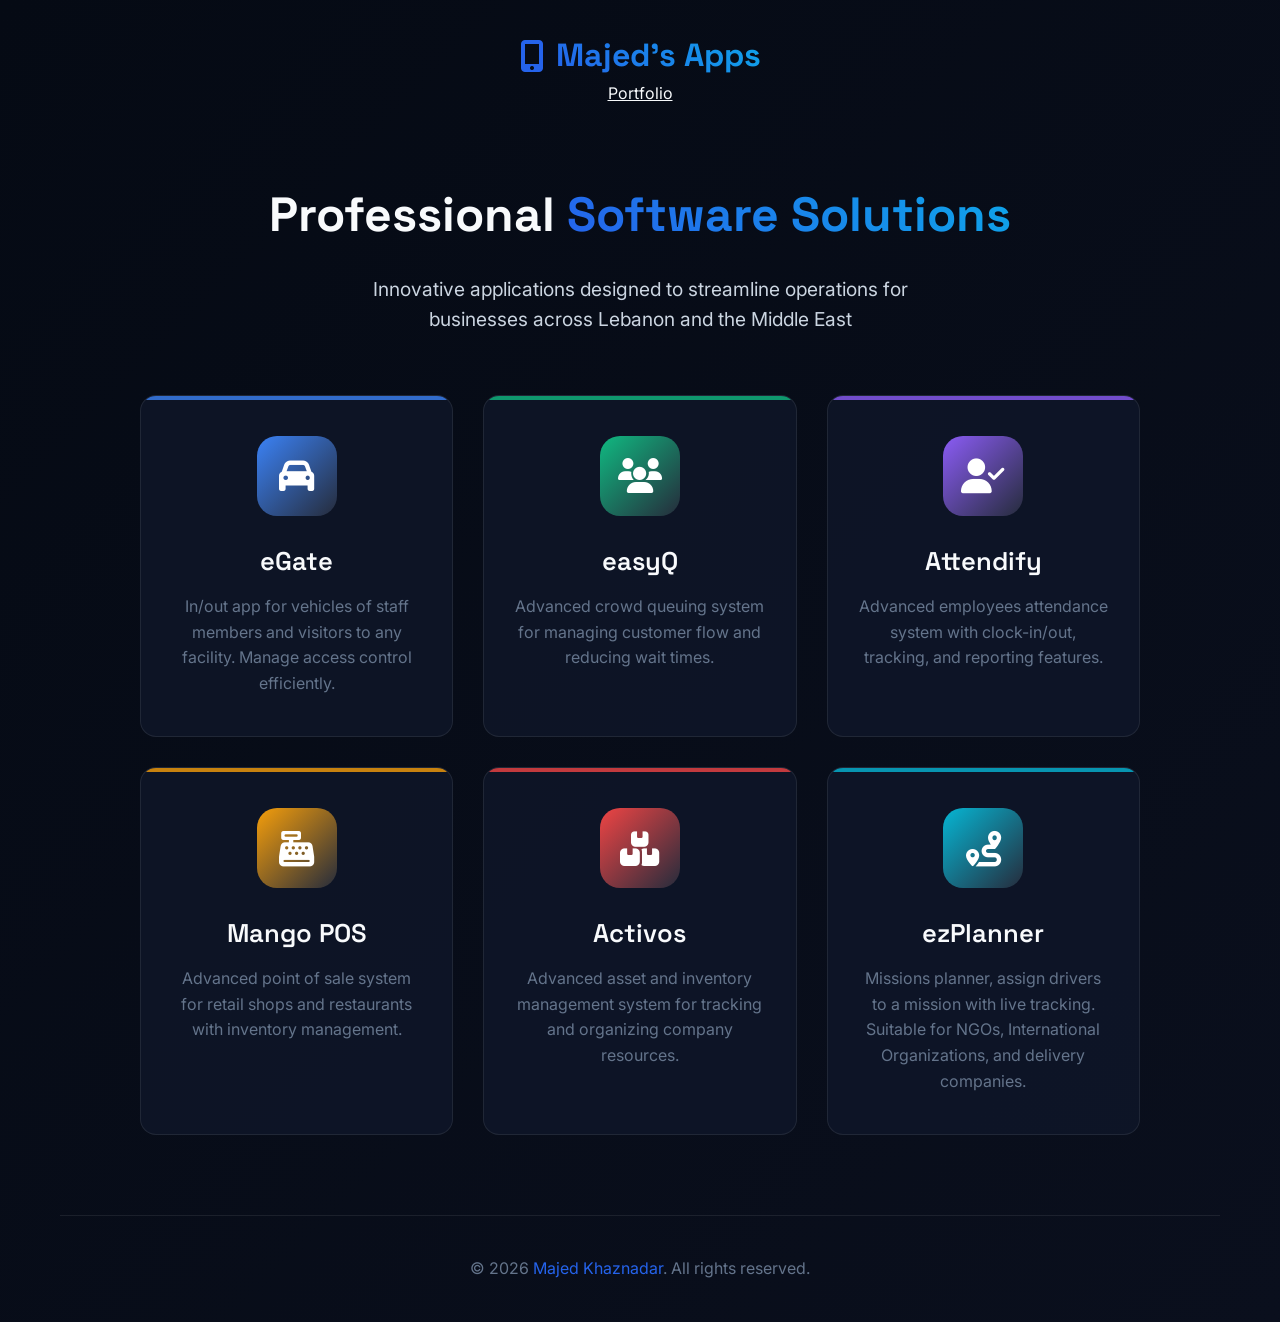
<file: apps/index.html>
<!DOCTYPE html>
<html lang="en">
<head>
    <meta charset="UTF-8">
    <meta name="viewport" content="width=device-width, initial-scale=1.0">
    <title>Majed's Apps | Professional Software Solutions</title>
    <meta name="description" content="Discover Majed's Apps - Professional software solutions including eGate (vehicle access), easyQ (crowd queuing), Attendify (employee attendance), Mango POS (point of sale), and Activos (asset management).">
    <meta name="keywords" content="Majed's Apps, eGate, easyQ, Attendify, Mango POS, Activos, ezPlanner, vehicle access system, crowd queuing system, employee attendance, POS system, asset management, inventory management, mission planner, driver tracking, Lebanon software, mobile apps Lebanon">
    <meta name="author" content="Majed Khaznadar">
    <meta name="robots" content="index, follow">
    <meta name="geo.region" content="LB">
    <meta name="geo.placename" content="Lebanon">
    <link rel="canonical" href="https://majed.xyz/apps/">
    <meta property="og:type" content="website">
    <meta property="og:site_name" content="Majed's Apps">
    <meta property="og:title" content="Majed's Apps | Professional Software Solutions">
    <meta property="og:description" content="Professional software solutions for businesses: eGate, easyQ, Attendify, Mango POS, and Activos.">
    <meta property="og:url" content="https://majed.xyz/apps/">
    <meta property="og:locale" content="en_US">
    <meta name="twitter:card" content="summary_large_image">
    <meta name="twitter:title" content="Majed's Apps">
    <meta name="twitter:description" content="Professional software solutions for businesses in Lebanon">
    <script type="application/ld+json">
    {
      "@context": "https://schema.org",
      "@graph": [
        {
          "@type": "WebSite",
          "@id": "https://majed.xyz/apps/#website",
          "url": "https://majed.xyz/apps/",
          "name": "Majed's Apps",
          "description": "Professional software solutions for businesses in Lebanon"
        },
        {
          "@type": "Organization",
          "@id": "https://majed.xyz/apps/#organization",
          "name": "Majed's Apps",
          "url": "https://majed.xyz/apps/",
          "founder": {
            "@type": "Person",
            "name": "Majed Khaznadar"
          }
        },
        {
          "@type": "CollectionPage",
          "@id": "https://majed.xyz/apps/#page",
          "url": "https://majed.xyz/apps/",
          "name": "Majed's Apps",
          "description": "Professional software solutions including eGate, easyQ, Attendify, Mango POS, and Activos",
          "isPartOf": {
            "@id": "https://majed.xyz/apps/#website"
          }
        }
      ]
    }
    </script>
    <link rel="stylesheet" href="https://cdnjs.cloudflare.com/ajax/libs/font-awesome/6.4.0/css/all.min.css">
    <link href="https://fonts.googleapis.com/css2?family=Inter:wght@300;400;500;600;700&family=Space+Grotesk:wght@500;600;700&display=swap" rel="stylesheet">
    <style>
        :root {
            --primary: #2563eb;
            --primary-dark: #1d4ed8;
            --secondary: #0ea5e9;
            --accent: #8b5cf6;
            --dark: #0f172a;
            --dark-800: #0a0f1d;
            --dark-900: #050a14;
            --light: #f8fafc;
            --gray: #64748b;
            --light-gray: #cbd5e1;
            --success: #10b981;
            --warning: #f59e0b;
            --danger: #ef4444;
            --egate-color: #3b82f6;
            --easyq-color: #10b981;
            --attendify-color: #8b5cf6;
            --mango-color: #f59e0b;
            --activos-color: #ef4444;
            --ezplanner-color: #06b6d4;
            --border-radius: 16px;
            --transition: all 0.3s ease;
        }

        * {
            margin: 0;
            padding: 0;
            box-sizing: border-box;
        }

        body {
            font-family: 'Inter', sans-serif;
            background: linear-gradient(135deg, var(--dark-900) 0%, var(--dark-800) 100%);
            color: var(--light);
            min-height: 100vh;
            line-height: 1.6;
        }

        .container {
            max-width: 1200px;
            margin: 0 auto;
            padding: 0 20px;
        }

        header {
            padding: 30px 0;
            text-align: center;
        }

        .logo {
            font-family: 'Space Grotesk', sans-serif;
            font-size: 2rem;
            font-weight: 700;
            color: var(--light);
            text-decoration: none;
            display: inline-flex;
            align-items: center;
            gap: 12px;
        }

        .logo i {
            color: var(--primary);
        }

        .logo span {
            background: linear-gradient(45deg, var(--primary), var(--secondary));
            -webkit-background-clip: text;
            background-clip: text;
            color: transparent;
        }

        main {
            padding: 40px 0 80px;
        }

        .hero {
            text-align: center;
            margin-bottom: 60px;
        }

        .hero h1 {
            font-family: 'Space Grotesk', sans-serif;
            font-size: 3rem;
            font-weight: 700;
            margin-bottom: 20px;
        }

        .hero h1 span {
            background: linear-gradient(45deg, var(--primary), var(--secondary));
            -webkit-background-clip: text;
            background-clip: text;
            color: transparent;
        }

        .hero p {
            color: var(--light-gray);
            font-size: 1.2rem;
            max-width: 600px;
            margin: 0 auto;
        }

        .apps-grid {
            display: grid;
            grid-template-columns: repeat(auto-fit, minmax(300px, 1fr));
            gap: 30px;
            max-width: 1000px;
            margin: 0 auto;
        }

        .app-card {
            background: rgba(15, 23, 42, 0.8);
            border: 1px solid rgba(255, 255, 255, 0.08);
            border-radius: var(--border-radius);
            padding: 40px 30px;
            text-align: center;
            transition: var(--transition);
            cursor: pointer;
            position: relative;
            overflow: hidden;
        }

        .app-card::before {
            content: '';
            position: absolute;
            top: 0;
            left: 0;
            right: 0;
            height: 4px;
            background: var(--app-color, #2563eb) !important;
            opacity: 0.8;
        }

        .app-card:hover {
            transform: translateY(-8px);
            border-color: var(--app-color);
            box-shadow: 0 20px 40px rgba(0, 0, 0, 0.3);
        }

        .app-card:hover .app-icon {
            transform: scale(1.1);
        }

        .app-icon {
            width: 80px;
            height: 80px;
            background: linear-gradient(135deg, var(--app-color), rgba(255,255,255,0.1));
            border-radius: 20px;
            display: flex;
            align-items: center;
            justify-content: center;
            margin: 0 auto 25px;
            transition: var(--transition);
            font-size: 2.2rem;
            color: white;
        }

        .app-card h3 {
            font-family: 'Space Grotesk', sans-serif;
            font-size: 1.6rem;
            font-weight: 600;
            margin-bottom: 12px;
            color: var(--light);
        }

        .app-card p {
            color: var(--gray);
            font-size: 1rem;
            line-height: 1.6;
        }

        .app-card.egate { --app-color: var(--egate-color); }
        .app-card.easyq { --app-color: var(--easyq-color); }
        .app-card.attendify { --app-color: var(--attendify-color); }
        .app-card.mango { --app-color: var(--mango-color); }
        .app-card.activos { --app-color: var(--activos-color); }
        .app-card.ezplanner { --app-color: var(--ezplanner-color); }

        footer {
            text-align: center;
            padding: 40px 0;
            border-top: 1px solid rgba(255, 255, 255, 0.08);
            color: var(--gray);
        }

        footer a {
            color: var(--primary);
            text-decoration: none;
        }

        footer a:hover {
            text-decoration: underline;
        }

        @media (max-width: 768px) {
            .hero h1 {
                font-size: 2.2rem;
            }
            
            .hero p {
                font-size: 1rem;
            }

            .apps-grid {
                grid-template-columns: 1fr;
            }
        }
    </style>
</head>
<body>
    <div class="container">
        <header>
            <a href="https://majed.xyz/" class="logo">
                <i class="fas fa-mobile-alt"></i>
                <span>Majed's Apps</span>
            </a>
            <nav aria-label="Site navigation">
                <a href="../portfolio.html" style="color: inherit">Portfolio</a>
            </nav>
        </header>

        <main>
            <section class="hero">
                <h1>Professional <span>Software Solutions</span></h1>
                <p>Innovative applications designed to streamline operations for businesses across Lebanon and the Middle East</p>
            </section>

            <div class="apps-grid">
                <div class="app-card egate">
                    <div class="app-icon">
                        <i class="fas fa-car"></i>
                    </div>
                    <h3>eGate</h3>
                    <p>In/out app for vehicles of staff members and visitors to any facility. Manage access control efficiently.</p>
                </div>

                <div class="app-card easyq">
                    <div class="app-icon">
                        <i class="fas fa-users"></i>
                    </div>
                    <h3>easyQ</h3>
                    <p>Advanced crowd queuing system for managing customer flow and reducing wait times.</p>
                </div>

                <div class="app-card attendify">
                    <div class="app-icon">
                        <i class="fas fa-user-check"></i>
                    </div>
                    <h3>Attendify</h3>
                    <p>Advanced employees attendance system with clock-in/out, tracking, and reporting features.</p>
                </div>

                <div class="app-card mango">
                    <div class="app-icon">
                        <i class="fas fa-cash-register"></i>
                    </div>
                    <h3>Mango POS</h3>
                    <p>Advanced point of sale system for retail shops and restaurants with inventory management.</p>
                </div>

                <div class="app-card activos">
                    <div class="app-icon">
                        <i class="fas fa-boxes-stacked"></i>
                    </div>
                    <h3>Activos</h3>
                    <p>Advanced asset and inventory management system for tracking and organizing company resources.</p>
                </div>

                <div class="app-card ezplanner">
                    <div class="app-icon">
                        <i class="fas fa-route"></i>
                    </div>
                    <h3>ezPlanner</h3>
                    <p>Missions planner, assign drivers to a mission with live tracking. Suitable for NGOs, International Organizations, and delivery companies.</p>
                </div>
            </div>
        </main>

        <footer>
            <p>&copy; 2026 <a href="https://majed.xyz/">Majed Khaznadar</a>. All rights reserved.</p>
        </footer>
    </div>
</body>
</html>
</file>
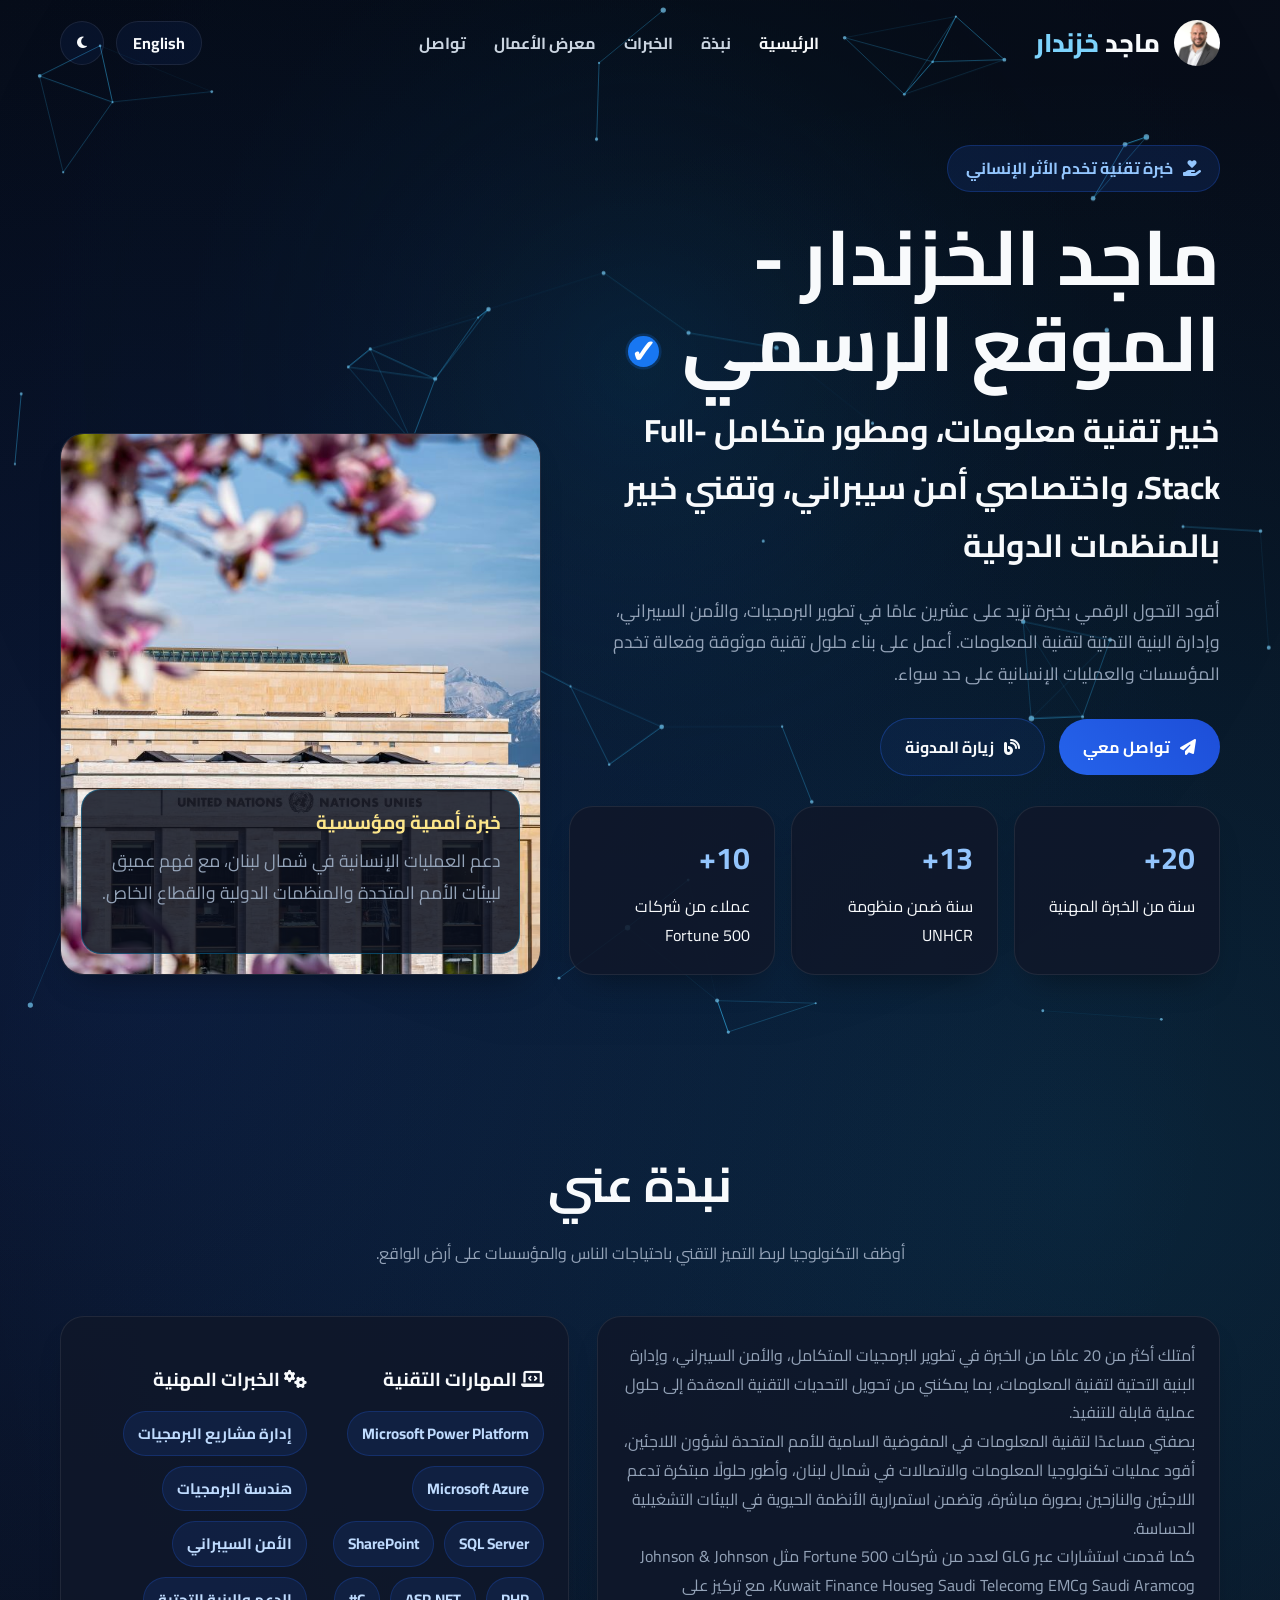
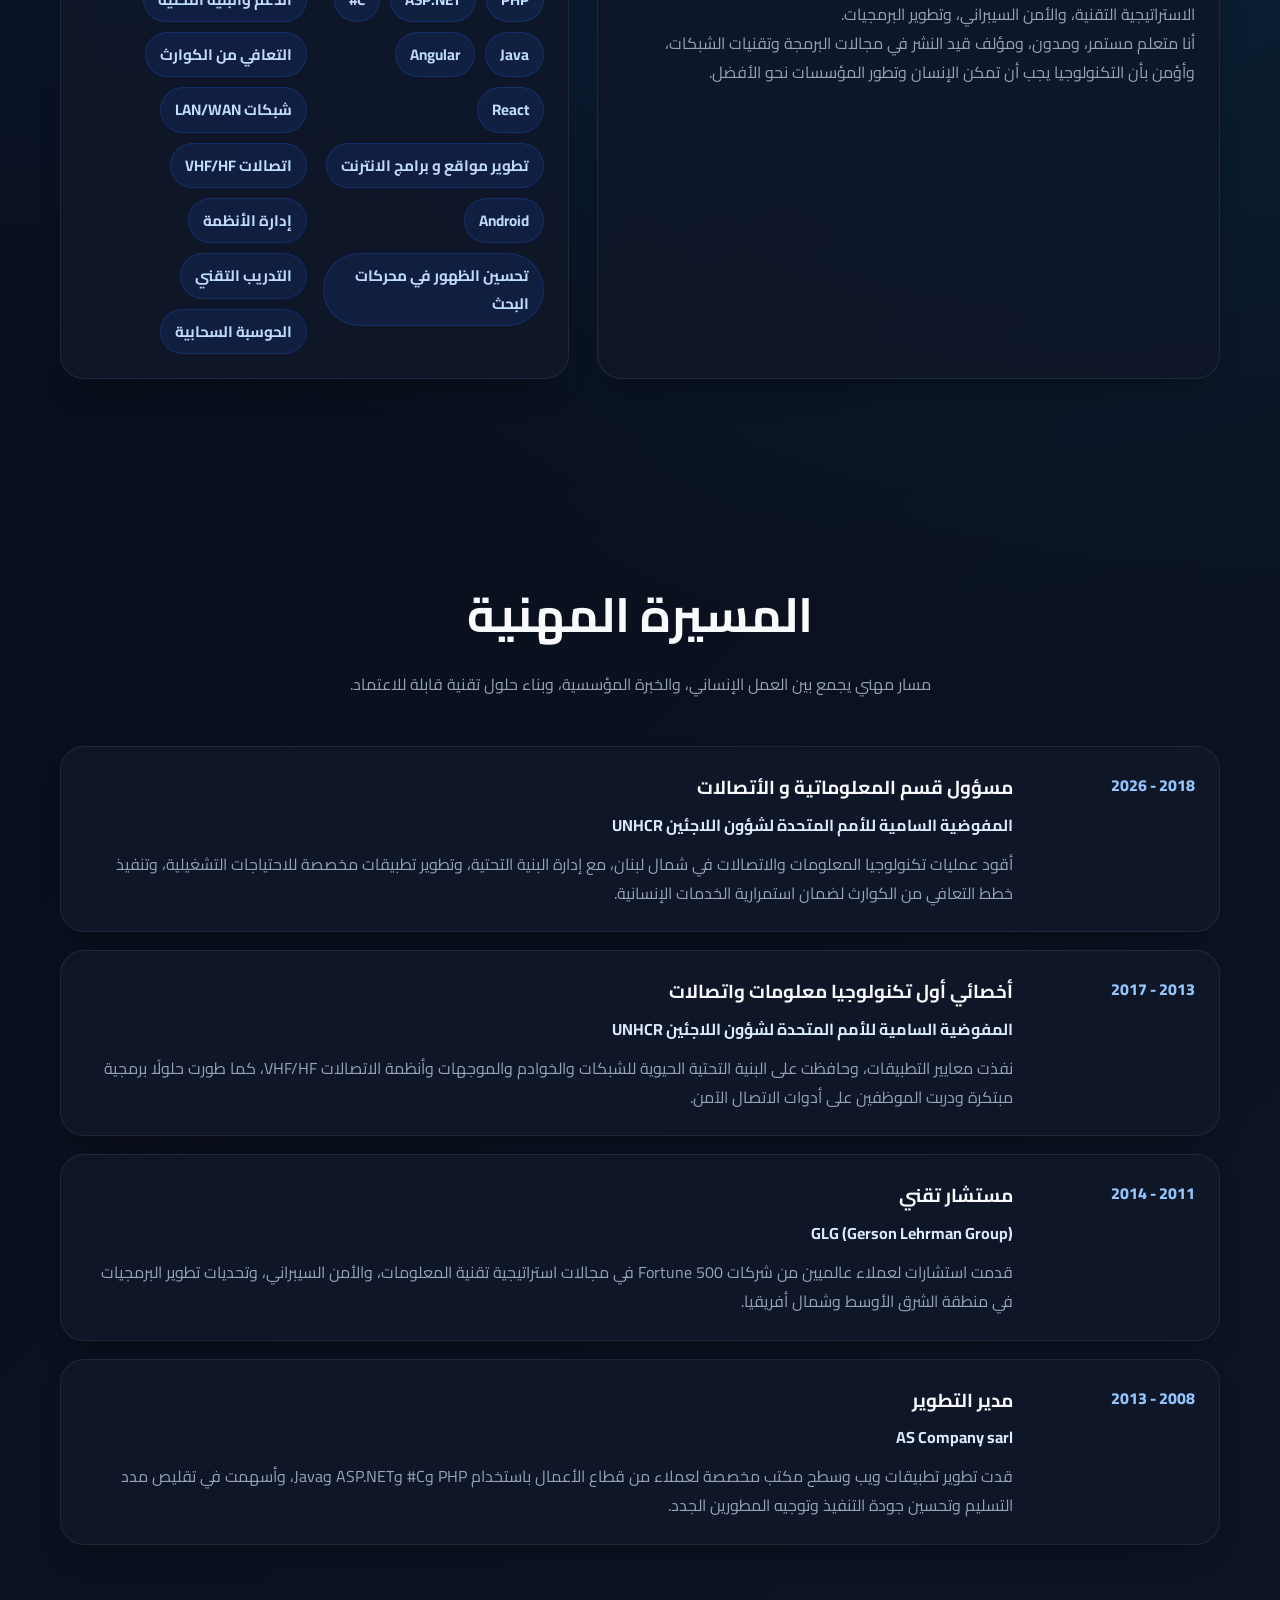
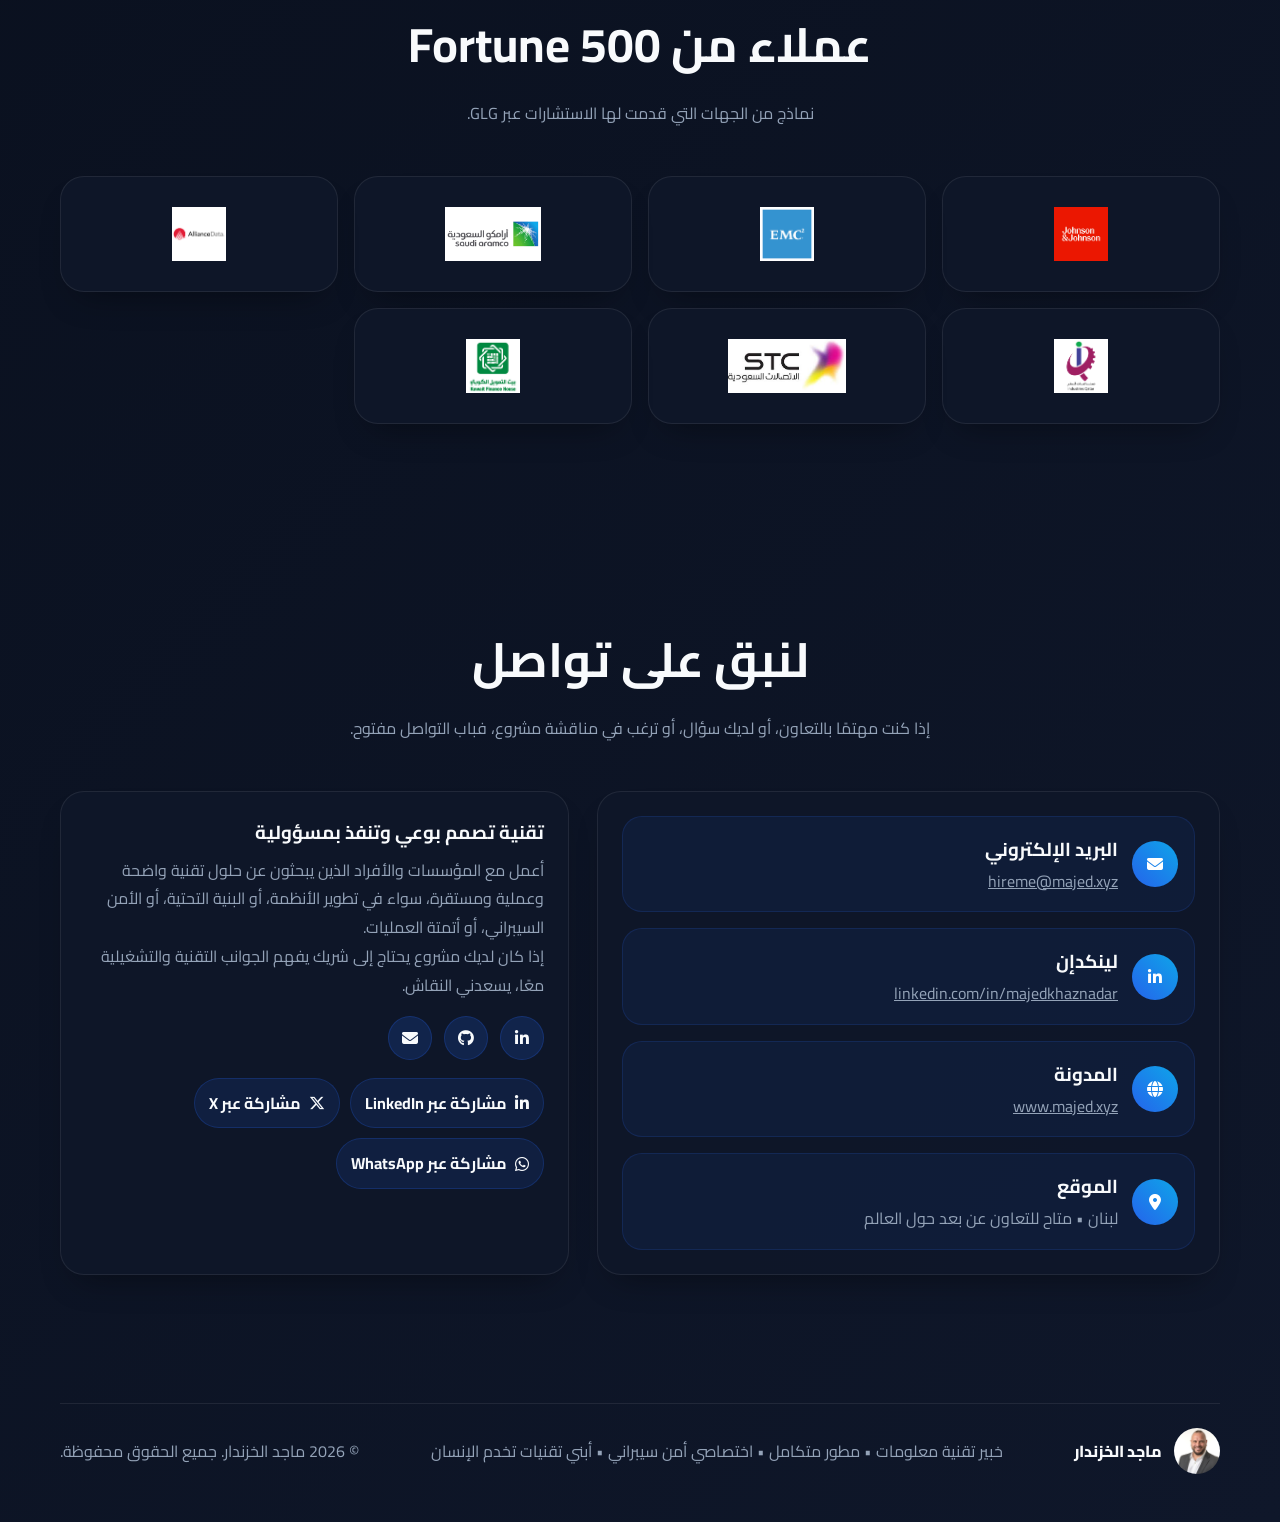
<file: ar.html>
<!DOCTYPE html>
<html lang="ar" dir="rtl">
<head>
    <meta charset="UTF-8">
    <meta name="viewport" content="width=device-width, initial-scale=1.0">
    <meta name="description" content="الموقع الرسمي لماجد الخزندار: خبير تقنية معلومات، مطور برمجيات متكامل، اختصاصي أمن سيبراني، وتقني إنساني. تعرف على الخبرات، المدونة، ووسائل التواصل.">
    <meta name="keywords" content="ماجد الخزندار, ماجد خزندار, خزندار, خبير تقنية لبنان, مطور برمجيات لبنان, أمن سيبراني لبنان">
    <meta name="robots" content="index, follow, max-image-preview:large, max-snippet:-1, max-video-preview:-1">
    <meta name="author" content="Majed Khaznadar">
    <meta name="theme-color" content="#050a14">
    <meta name="referrer" content="strict-origin-when-cross-origin">
    <link rel="icon" type="image/jpeg" href="https://www.majed.xyz/majed-khaznadar.jpg">
    <link rel="apple-touch-icon" href="https://www.majed.xyz/majed-khaznadar.jpg">
    <link rel="canonical" href="https://www.majed.xyz/ar.html">
    <link rel="alternate" hreflang="ar" href="https://www.majed.xyz/ar.html">
    <link rel="alternate" hreflang="en" href="https://www.majed.xyz/">
    <link rel="alternate" hreflang="x-default" href="https://www.majed.xyz/">
    <meta property="og:type" content="website">
    <meta property="og:site_name" content="Majed Khaznadar">
    <meta property="og:title" content="ماجد الخزندار | الموقع الرسمي والسيرة المهنية والتواصل">
    <meta property="og:description" content="الموقع الرسمي لماجد الخزندار مع النبذة المهنية، الخبرات، المدونة، وطرق التواصل المباشر.">
    <meta property="og:url" content="https://www.majed.xyz/ar.html">
    <meta property="og:locale" content="ar_LB">
    <meta property="og:locale:alternate" content="en_US">
    <meta property="og:image" content="https://www.majed.xyz/majed-khaznadar.jpg">
    <meta property="og:image:secure_url" content="https://www.majed.xyz/majed-khaznadar.jpg">
    <meta property="og:image:type" content="image/jpeg">
    <meta property="og:image:width" content="800">
    <meta property="og:image:height" content="800">
    <meta property="og:image:alt" content="صورة ماجد الخزندار">
    <meta name="twitter:card" content="summary_large_image">
    <meta name="twitter:title" content="ماجد الخزندار | الموقع الرسمي والسيرة المهنية والتواصل">
    <meta name="twitter:description" content="تعرف على ماجد الخزندار وخبراته التقنية والإنسانية ووسائل التواصل عبر موقعه الرسمي.">
    <meta name="twitter:image" content="https://www.majed.xyz/majed-khaznadar.jpg">
    <meta name="twitter:image:alt" content="صورة ماجد الخزندار">
    <script type="application/ld+json">
    {
      "@context": "https://schema.org",
      "@graph": [
        {
          "@type": "Person",
          "@id": "https://www.majed.xyz/#majed-khaznadar",
          "name": "Majed Khaznadar",
          "alternateName": "ماجد الخزندار",
          "additionalName": "ماجد خزندار",
          "url": "https://www.majed.xyz/",
          "image": "https://www.majed.xyz/majed-khaznadar.jpg",
          "jobTitle": [
            "IT Expert",
            "Full-Stack Developer",
            "Cybersecurity Specialist",
            "Humanitarian Technologist"
          ],
          "description": "Majed Khaznadar is an IT expert, full-stack developer, cybersecurity specialist, and humanitarian technologist based in Lebanon.",
          "address": {
            "@type": "PostalAddress",
            "addressCountry": "LB"
          },
          "email": "mailto:hireme@majed.xyz",
          "sameAs": [
            "https://www.linkedin.com/in/majedkhaznadar/",
            "https://github.com/el-capitano"
          ]
        },
        {
          "@type": "WebSite",
          "@id": "https://www.majed.xyz/#website",
          "url": "https://www.majed.xyz/",
          "name": "Majed Khaznadar",
          "publisher": {
            "@id": "https://www.majed.xyz/#majed-khaznadar"
          },
          "inLanguage": "ar"
        },
        {
          "@type": "ProfilePage",
          "@id": "https://www.majed.xyz/ar.html#webpage",
          "url": "https://www.majed.xyz/ar.html",
          "name": "ماجد الخزندار | الموقع الرسمي والسيرة المهنية والتواصل",
          "description": "النسخة العربية من الموقع الرسمي لماجد الخزندار.",
          "isPartOf": {
            "@id": "https://www.majed.xyz/#website"
          },
          "about": {
            "@id": "https://www.majed.xyz/#majed-khaznadar"
          },
          "primaryImageOfPage": {
            "@type": "ImageObject",
            "url": "https://www.majed.xyz/majed-khaznadar.jpg"
          },
          "inLanguage": "ar"
        }
      ]
    }
    </script>
    <title>ماجد الخزندار | الموقع الرسمي والسيرة المهنية والتواصل</title>
    <link rel="stylesheet" href="https://cdnjs.cloudflare.com/ajax/libs/font-awesome/6.4.0/css/all.min.css">
    <link href="https://fonts.googleapis.com/css2?family=Cairo:wght@400;600;700;800&display=swap" rel="stylesheet">
    <style>
        :root{--p:#2563eb;--pd:#1d4ed8;--s:#0ea5e9;--bg:#050a14;--bg2:#0f172a;--fg:#f8fafc;--muted:#94a3b8;--card:rgba(15,23,42,.88);--border:rgba(255,255,255,.08);--shadow:0 18px 35px -18px rgba(0,0,0,.45)}
        :root[data-theme="light"]{--bg:#eef2ff;--bg2:#f8fafc;--fg:#0f172a;--muted:#475569;--card:rgba(255,255,255,.94);--border:rgba(15,23,42,.1);--shadow:0 18px 35px -22px rgba(15,23,42,.25)}
        *{box-sizing:border-box;margin:0;padding:0} html{scroll-behavior:smooth}
        body{font-family:'Cairo',sans-serif;background:radial-gradient(circle at 10% 20%,rgba(37,99,235,.16),transparent 28%),radial-gradient(circle at 85% 25%,rgba(14,165,233,.14),transparent 30%),linear-gradient(135deg,var(--bg),var(--bg2));color:var(--fg);line-height:1.8}
        a{color:inherit} img{max-width:100%;display:block} .container{width:min(1160px,92%);margin:auto}
        header{position:fixed;inset:0 0 auto;z-index:10;padding:20px 0;transition:.3s} header.scrolled{background:rgba(10,15,29,.85);backdrop-filter:blur(14px);box-shadow:var(--shadow)}
        nav,.nav-actions,.btn-row,.socials,.footer-box{display:flex;align-items:center} nav{justify-content:space-between;gap:20px}
        .logo{display:flex;align-items:center;gap:14px;text-decoration:none;font-size:1.6rem;font-weight:800}.logo img,.footer-brand img{width:46px;height:46px;border-radius:50%;object-fit:cover}.logo span{color:#7dd3fc}
        .nav-links{display:flex;gap:28px;list-style:none}.nav-links a{text-decoration:none;font-weight:700;color:#cbd5e1}.nav-links a.active,.nav-links a:hover{color:var(--fg)}
        .nav-actions{gap:12px}.lang-switch,.theme-toggle,.hamburger,.btn{display:inline-flex;align-items:center;justify-content:center;border-radius:999px;transition:.3s}
        .lang-switch,.theme-toggle,.hamburger{min-height:44px;border:1px solid var(--border);background:rgba(37,99,235,.08);color:var(--fg)} .lang-switch{padding:0 16px;text-decoration:none;font-weight:700} .theme-toggle,.hamburger{width:44px;cursor:pointer}
        .lang-switch:hover,.theme-toggle:hover,.hamburger:hover,.btn-primary:hover,.btn-secondary:hover{transform:translateY(-2px)} .hamburger{display:none}
        section{padding:96px 0}.hero{min-height:100vh;display:flex;align-items:center;padding:145px 0 70px;position:relative;overflow:hidden}.hero-particle-network{position:absolute;inset:0;width:100%;height:100%;z-index:0;opacity:.9;pointer-events:none}.hero .container{position:relative;z-index:1}.hero-grid,.about-grid,.contact-grid{display:grid;gap:28px}.hero-grid{grid-template-columns:1.15fr .85fr;align-items:center}
        .eyebrow{display:inline-flex;align-items:center;gap:10px;padding:8px 18px;border-radius:999px;background:rgba(37,99,235,.14);border:1px solid rgba(37,99,235,.28);color:#93c5fd;font-weight:700;margin-bottom:22px;animation:pulseBadge 2s infinite}
        .verification-badge{display:inline-flex;align-items:center;justify-content:center;width:.95em;height:.95em;margin-right:.2em;border-radius:50%;background:#1877f2;color:#fff;font-size:.42em;font-weight:700;line-height:1;vertical-align:middle;box-shadow:0 0 0 .08em rgba(24,119,242,.2)}
        h1{font-size:clamp(2.8rem,7vw,4.8rem);line-height:1.12;margin-bottom:16px} .hero h2{font-size:clamp(1.2rem,3vw,2rem);margin-bottom:20px} .hero p,.section-head p,.panel p,.timeline-item p,.contact-copy p,.contact-item p,.contact-item a,.footer-box p{color:var(--muted)}
        .hero p{font-size:1.1rem;margin-bottom:28px}.btn-row{gap:14px;flex-wrap:wrap;margin-bottom:30px;opacity:0;transform:translateY(15px);animation:fadeInUp .8s ease-out .8s forwards}.btn{padding:14px 24px;text-decoration:none;font-weight:700;gap:10px}.btn-primary{background:linear-gradient(45deg,var(--p),var(--pd));color:#fff}.btn-secondary{border:1px solid rgba(37,99,235,.35);background:rgba(37,99,235,.08)}
        .stats,.skills-grid,.clients,.contact-list{display:grid;gap:16px}.stats{grid-template-columns:repeat(3,1fr)} .stat,.panel,.timeline-item,.client{background:var(--card);border:1px solid var(--border);box-shadow:var(--shadow)}
        .stat,.panel,.timeline-item,.client,.hero-card{border-radius:24px}.stat,.panel,.timeline-item{padding:24px}.stat strong{display:block;font-size:1.9rem;color:#93c5fd;margin-bottom:6px}
        .stats{opacity:0;transform:translateY(15px);animation:fadeInUp .8s ease-out 1s forwards}
        .hero-card{overflow:hidden;position:relative;background:var(--card);border:1px solid var(--border);box-shadow:var(--shadow);opacity:0;transform:translateY(-50%) translateX(-120px) scale(.95);top:50%;animation:float 6s ease-in-out infinite, floatIn 1s ease-out .35s forwards} .hero-card img{width:100%;height:540px;object-fit:cover}
        .hero-card-badge{position:absolute;right:20px;left:20px;bottom:20px;background:rgba(10,15,29,.84);border:1px solid rgba(14,165,233,.35);border-radius:20px;padding:16px 18px}.hero-card-badge h3{color:#fde68a;margin-bottom:6px}
        .section-head{text-align:center;max-width:760px;margin:0 auto 48px}.section-head h2{font-size:clamp(2rem,5vw,3rem);margin-bottom:12px}.about-grid,.contact-grid{grid-template-columns:1.1fr .9fr}
        .skills-grid{grid-template-columns:repeat(2,1fr);margin-top:22px}.skill-card h3{margin-bottom:14px}.tags{display:flex;flex-wrap:wrap;gap:10px}.tag{padding:8px 14px;border-radius:999px;background:rgba(37,99,235,.12);border:1px solid rgba(37,99,235,.24);color:#bfdbfe;font-size:.95rem;font-weight:700}
        .journey{display:grid;gap:18px}.timeline-item{display:grid;grid-template-columns:160px 1fr;gap:22px;opacity:0;transform:translateX(20px)}.timeline-item.visible{animation:fadeInRight .7s ease-out forwards}.timeline-date{color:#93c5fd;font-weight:800}.timeline-item h3,.contact-copy h3{margin-bottom:6px}.timeline-item h4{margin-bottom:10px;color:#dbeafe}
        .clients{grid-template-columns:repeat(4,1fr);margin-top:30px}.client{min-height:116px;display:flex;align-items:center;justify-content:center;padding:18px}.client img{max-height:54px;width:auto;object-fit:contain}
        .contact-list{grid-template-columns:1fr}.contact-item{display:flex;align-items:center;gap:14px;padding:16px;border-radius:20px;background:rgba(37,99,235,.08);border:1px solid rgba(37,99,235,.16)} .contact-item i{width:46px;height:46px;border-radius:50%;display:inline-flex;align-items:center;justify-content:center;background:linear-gradient(45deg,var(--p),var(--s));color:#fff;flex:0 0 46px}
        .socials{gap:12px;margin-top:16px}.socials a{width:44px;height:44px;border-radius:50%;display:inline-flex;align-items:center;justify-content:center;text-decoration:none;background:rgba(37,99,235,.18);border:1px solid rgba(37,99,235,.24)} .share-links{display:flex;flex-wrap:wrap;gap:10px;margin-top:18px}.share-links a{display:inline-flex;align-items:center;gap:8px;padding:10px 14px;border-radius:999px;text-decoration:none;background:rgba(37,99,235,.12);border:1px solid rgba(37,99,235,.24);font-weight:700}
        footer{padding:32px 0 48px}.footer-box{justify-content:space-between;gap:16px;border-top:1px solid var(--border);padding-top:24px}.footer-brand{display:flex;align-items:center;gap:12px;font-weight:800}
        @keyframes pulseBadge{0%,100%{opacity:.9}50%{opacity:1}}
        @keyframes fadeInUp{from{opacity:0;transform:translateY(25px)}to{opacity:1;transform:translateY(0)}}
        @keyframes fadeInRight{from{opacity:0;transform:translateX(30px)}to{opacity:1;transform:translateX(0)}}
        @keyframes float{0%,100%{transform:translateY(-50%) rotate(0deg)}50%{transform:translateY(-55%) rotate(-1.5deg)}}
        @keyframes floatIn{from{opacity:0;transform:translateY(-50%) translateX(-120px) scale(.95)}to{opacity:1;transform:translateY(-50%) translateX(0) scale(1)}}
        @media (max-width:960px){.hero-grid,.about-grid,.contact-grid,.timeline-item,.stats,.skills-grid{grid-template-columns:1fr}.clients{grid-template-columns:repeat(2,1fr)}}
        @media (max-width:820px){.hamburger{display:inline-flex}.nav-links{position:absolute;top:calc(100% + 14px);right:0;left:0;display:none;flex-direction:column;gap:18px;padding:22px;background:rgba(10,15,29,.94);border:1px solid var(--border);border-radius:24px;box-shadow:var(--shadow)}.nav-links.active{display:flex}.hero-card{top:auto;transform:none;animation:none;opacity:1}}
        @media (max-width:640px){header{padding:14px 0}.hero{padding-top:128px}.btn-row,.footer-box{flex-direction:column}.btn{width:100%}.lang-switch{padding:0 14px}}
    </style>
</head>
<body>
    <header>
        <div class="container">
            <nav>
                <a href="#home" class="logo">
                    <img src="majed-khaznadar.jpg" alt="صورة ماجد الخزندار">
                    <div>ماجد <span>خزندار</span></div>
                </a>
                <ul class="nav-links">
                    <li><a href="#home" class="active">الرئيسية</a></li>
                    <li><a href="#about">نبذة</a></li>
                    <li><a href="#experience">الخبرات</a></li>
                    <li><a href="portfolio.html" hreflang="en">معرض الأعمال</a></li>
                    <li><a href="#contact">تواصل</a></li>
                </ul>
                <div class="nav-actions">
                    <a href="index.html" class="lang-switch" lang="en">English</a>
                    <button class="theme-toggle" id="themeToggle" title="تبديل المظهر"><i class="fas fa-moon"></i></button>
                    <button class="hamburger" id="hamburger" title="القائمة"><i class="fas fa-bars"></i></button>
                </div>
            </nav>
        </div>
    </header>
    <main>
        <section class="hero" id="home">
            <canvas class="hero-particle-network" aria-hidden="true"></canvas>
            <div class="container">
                <div class="hero-grid">
                    <div>
                        <div class="eyebrow"><i class="fas fa-hand-holding-heart"></i> خبرة تقنية تخدم الأثر الإنساني</div>
                        <h1>ماجد الخزندار - الموقع الرسمي <span class="verification-badge">✓</span></h1>
                        <h2>خبير تقنية معلومات، ومطور متكامل Full-Stack، واختصاصي أمن سيبراني، وتقني خبير بالمنظمات الدولية</h2>
                        <p>أقود التحول الرقمي بخبرة تزيد على عشرين عامًا في تطوير البرمجيات، والأمن السيبراني، وإدارة البنية التحتية لتقنية المعلومات. أعمل على بناء حلول تقنية موثوقة وفعالة تخدم المؤسسات والعمليات الإنسانية على حد سواء.</p>
                        <div class="btn-row">
                            <a href="#contact" class="btn btn-primary"><i class="fas fa-paper-plane"></i> تواصل معي</a>
                            <a href="https://www.majed.xyz" target="_blank" rel="noopener noreferrer" class="btn btn-secondary"><i class="fas fa-blog"></i> زيارة المدونة</a>
                        </div>
                        <div class="stats">
                            <div class="stat"><strong>20+</strong><span>سنة من الخبرة المهنية</span></div>
                            <div class="stat"><strong>13+</strong><span>سنة ضمن منظومة UNHCR</span></div>
                            <div class="stat"><strong>10+</strong><span>عملاء من شركات Fortune 500</span></div>
                        </div>
                    </div>
                    <div class="hero-card">
                        <img src="united-nations.jpg" alt="عمليات تقنية المعلومات في المفوضية">
                        <div class="hero-card-badge">
                            <h3>خبرة أممية ومؤسسية</h3>
                            <p>دعم العمليات الإنسانية في شمال لبنان، مع فهم عميق لبيئات الأمم المتحدة والمنظمات الدولية والقطاع الخاص.</p>
                        </div>
                    </div>
                </div>
            </div>
        </section>

        <section id="about">
            <div class="container">
                <div class="section-head">
                    <h2>نبذة عني</h2>
                    <p>أوظف التكنولوجيا لربط التميز التقني باحتياجات الناس والمؤسسات على أرض الواقع.</p>
                </div>
                <div class="about-grid">
                    <div class="panel">
                        <p>أمتلك أكثر من <span class="highlight">20 عامًا من الخبرة</span> في تطوير البرمجيات المتكامل، والأمن السيبراني، وإدارة البنية التحتية لتقنية المعلومات، بما يمكنني من تحويل التحديات التقنية المعقدة إلى حلول عملية قابلة للتنفيذ.</p>
                        <p>بصفتي <span class="highlight">مساعدًا لتقنية المعلومات في المفوضية السامية للأمم المتحدة لشؤون اللاجئين</span>، أقود عمليات تكنولوجيا المعلومات والاتصالات في شمال لبنان، وأطور حلولًا مبتكرة تدعم اللاجئين والنازحين بصورة مباشرة، وتضمن استمرارية الأنظمة الحيوية في البيئات التشغيلية الحساسة.</p>
                        <p>كما قدمت استشارات عبر GLG لعدد من <span class="highlight">شركات Fortune 500</span> مثل Johnson &amp; Johnson وSaudi Aramco وEMC وSaudi Telecom وKuwait Finance House، مع تركيز على الاستراتيجية التقنية، والأمن السيبراني، وتطوير البرمجيات.</p>
                        <p>أنا متعلم مستمر، ومدون، ومؤلف قيد النشر في مجالات البرمجة وتقنيات الشبكات، وأؤمن بأن التكنولوجيا يجب أن تمكن الإنسان وتطور المؤسسات نحو الأفضل.</p>
                    </div>
                    <div class="panel">
                        <div class="skills-grid">
                            <div class="skill-card">
                                <h3><i class="fas fa-laptop-code"></i> المهارات التقنية</h3>
                                <div class="tags">
                                    <span class="tag">Microsoft Power Platform</span>
                                    <span class="tag">Microsoft Azure</span>
                                    <span class="tag">SQL Server</span>
                                    <span class="tag">SharePoint</span>
                                    <span class="tag">PHP</span>
                                    <span class="tag">ASP.NET</span>
                                    <span class="tag">C#</span>
                                    <span class="tag">Java</span>
                                    <span class="tag">Angular</span>
                                    <span class="tag">React</span>
                                    <span class="tag">تطوير مواقع و برامج الانترنت</span>
                                    <span class="tag">Android</span>
                                    <span class="tag">تحسين الظهور في محركات البحث</span>
                                </div>
                            </div>
                            <div class="skill-card">
                                <h3><i class="fas fa-cogs"></i> الخبرات المهنية</h3>
                                <div class="tags">
                                    <span class="tag">إدارة مشاريع البرمجيات</span>
                                    <span class="tag">هندسة البرمجيات</span>
                                    <span class="tag">الأمن السيبراني</span>
                                    <span class="tag">الدعم والبنية التحتية</span>
                                    <span class="tag">التعافي من الكوارث</span>
                                    <span class="tag">شبكات LAN/WAN</span>
                                    <span class="tag">اتصالات VHF/HF</span>
                                    <span class="tag">إدارة الأنظمة</span>
                                    <span class="tag">التدريب التقني</span>
                                    <span class="tag">الحوسبة السحابية</span>
                                </div>
                            </div>
                        </div>
                    </div>
                </div>
            </div>
        </section>

        <section id="experience">
            <div class="container">
                <div class="section-head">
                    <h2>المسيرة المهنية</h2>
                    <p>مسار مهني يجمع بين العمل الإنساني، والخبرة المؤسسية، وبناء حلول تقنية قابلة للاعتماد.</p>
                </div>
                <div class="journey">
                    <article class="timeline-item">
                        <div class="timeline-date">2018 - 2026</div>
                        <div>
                            <h3>مسؤول قسم المعلوماتية و الأتصالات</h3>
                            <h4>المفوضية السامية للأمم المتحدة لشؤون اللاجئين UNHCR</h4>
                            <p>أقود عمليات تكنولوجيا المعلومات والاتصالات في شمال لبنان، مع إدارة البنية التحتية، وتطوير تطبيقات مخصصة للاحتياجات التشغيلية، وتنفيذ خطط التعافي من الكوارث لضمان استمرارية الخدمات الإنسانية.</p>
                        </div>
                    </article>
                    <article class="timeline-item">
                        <div class="timeline-date">2013 - 2017</div>
                        <div>
                            <h3>أخصائي أول تكنولوجيا معلومات واتصالات</h3>
                            <h4>المفوضية السامية للأمم المتحدة لشؤون اللاجئين UNHCR</h4>
                            <p>نفذت معايير التطبيقات، وحافظت على البنية التحتية الحيوية للشبكات والخوادم والموجهات وأنظمة الاتصالات VHF/HF، كما طورت حلولًا برمجية مبتكرة ودربت الموظفين على أدوات الاتصال الآمن.</p>
                        </div>
                    </article>
                    <article class="timeline-item">
                        <div class="timeline-date">2011 - 2014</div>
                        <div>
                            <h3>مستشار تقني</h3>
                            <h4>GLG (Gerson Lehrman Group)</h4>
                            <p>قدمت استشارات لعملاء عالميين من شركات Fortune 500 في مجالات استراتيجية تقنية المعلومات، والأمن السيبراني، وتحديات تطوير البرمجيات في منطقة الشرق الأوسط وشمال أفريقيا.</p>
                        </div>
                    </article>
                    <article class="timeline-item">
                        <div class="timeline-date">2008 - 2013</div>
                        <div>
                            <h3>مدير التطوير</h3>
                            <h4>AS Company sarl</h4>
                            <p>قدت تطوير تطبيقات ويب وسطح مكتب مخصصة لعملاء من قطاع الأعمال باستخدام PHP وC# وASP.NET وJava، وأسهمت في تقليص مدد التسليم وتحسين جودة التنفيذ وتوجيه المطورين الجدد.</p>
                        </div>
                    </article>
                </div>
                <div class="section-head" style="margin-top:56px">
                    <h2>عملاء من Fortune 500</h2>
                    <p>نماذج من الجهات التي قدمت لها الاستشارات عبر GLG.</p>
                </div>
                <div class="clients">
                    <div class="client"><img src="j&j.png" alt="Johnson and Johnson"></div>
                    <div class="client"><img src="emc.png" alt="EMC"></div>
                    <div class="client"><img src="aramco.png" alt="Aramco"></div>
                    <div class="client"><img src="alliance-data.png" alt="Alliance Data"></div>
                    <div class="client"><img src="indus-qatar.png" alt="Qatar Industries"></div>
                    <div class="client"><img src="saudi-telecom.png" alt="Saudi Telecom"></div>
                    <div class="client"><img src="kuwait-finance-house.png" alt="Kuwait Finance House"></div>
                </div>
            </div>
        </section>

        <section id="contact">
            <div class="container">
                <div class="section-head">
                    <h2>لنبق على تواصل</h2>
                    <p>إذا كنت مهتمًا بالتعاون، أو لديك سؤال، أو ترغب في مناقشة مشروع، فباب التواصل مفتوح.</p>
                </div>
                <div class="contact-grid">
                    <div class="panel">
                        <div class="contact-list">
                            <div class="contact-item"><i class="fas fa-envelope"></i><div><h3>البريد الإلكتروني</h3><p><a href="mailto:hireme@majed.xyz">hireme@majed.xyz</a></p></div></div>
                            <div class="contact-item"><i class="fab fa-linkedin-in"></i><div><h3>لينكدإن</h3><p><a href="https://www.linkedin.com/in/majedkhaznadar/" target="_blank" rel="noopener noreferrer">linkedin.com/in/majedkhaznadar</a></p></div></div>
                            <div class="contact-item"><i class="fas fa-globe"></i><div><h3>المدونة</h3><p><a href="https://www.majed.xyz" target="_blank" rel="noopener noreferrer">www.majed.xyz</a></p></div></div>
                            <div class="contact-item"><i class="fas fa-map-marker-alt"></i><div><h3>الموقع</h3><p>لبنان • متاح للتعاون عن بعد حول العالم</p></div></div>
                        </div>
                    </div>
                    <div class="panel contact-copy">
                        <h3>تقنية تصمم بوعي وتنفذ بمسؤولية</h3>
                        <p>أعمل مع المؤسسات والأفراد الذين يبحثون عن حلول تقنية واضحة وعملية ومستقرة، سواء في تطوير الأنظمة، أو البنية التحتية، أو الأمن السيبراني، أو أتمتة العمليات.</p>
                        <p>إذا كان لديك مشروع يحتاج إلى شريك يفهم الجوانب التقنية والتشغيلية معًا، يسعدني النقاش.</p>
                        <div class="socials">
                            <a href="https://www.linkedin.com/in/majedkhaznadar/" target="_blank" rel="noopener noreferrer" aria-label="LinkedIn"><i class="fab fa-linkedin-in"></i></a>
                            <a href="https://github.com/el-capitano" target="_blank" rel="noopener noreferrer" aria-label="GitHub"><i class="fab fa-github"></i></a>
                            <a href="mailto:hireme@majed.xyz" aria-label="Email"><i class="fas fa-envelope"></i></a>
                        </div>
                        <div class="share-links">
                            <a href="https://www.linkedin.com/sharing/share-offsite/?url=https%3A%2F%2Fmajed.xyz%2Far.html" target="_blank" rel="noopener noreferrer"><i class="fab fa-linkedin-in"></i> مشاركة عبر LinkedIn</a>
                            <a href="https://twitter.com/intent/tweet?url=https%3A%2F%2Fmajed.xyz%2Far.html&text=%D9%85%D8%A7%D8%AC%D8%AF%20%D8%AE%D8%B2%D9%86%D8%AF%D8%A7%D8%B1%20%D8%A7%D9%84%D9%85%D9%88%D9%82%D8%B9%20%D8%A7%D9%84%D8%B1%D8%B3%D9%85%D9%8A" target="_blank" rel="noopener noreferrer"><i class="fab fa-x-twitter"></i> مشاركة عبر X</a>
                            <a href="https://wa.me/?text=%D9%85%D8%A7%D8%AC%D8%AF%20%D8%AE%D8%B2%D9%86%D8%AF%D8%A7%D8%B1%20https%3A%2F%2Fmajed.xyz%2Far.html" target="_blank" rel="noopener noreferrer"><i class="fab fa-whatsapp"></i> مشاركة عبر WhatsApp</a>
                        </div>
                    </div>
                </div>
            </div>
        </section>
    </main>

    <footer>
        <div class="container">
            <div class="footer-box">
                <div class="footer-brand">
                    <img src="majed-khaznadar.jpg" alt="صورة ماجد الخزندار">
                    <span>ماجد الخزندار</span>
                </div>
                <p>خبير تقنية معلومات • مطور متكامل • اختصاصي أمن سيبراني • أبني تقنيات تخدم الإنسان</p>
                <p>&copy; 2026 ماجد الخزندار. جميع الحقوق محفوظة.</p>
            </div>
        </div>
    </footer>

    <script>
        const header = document.querySelector('header');
        const navLinks = document.querySelector('.nav-links');
        const hamburger = document.getElementById('hamburger');
        const themeToggle = document.getElementById('themeToggle');
        const themeIcon = themeToggle.querySelector('i');

        window.addEventListener('scroll', () => {
            header.classList.toggle('scrolled', window.scrollY > 40);

            document.querySelectorAll('.timeline-item').forEach((item, index) => {
                const itemPosition = item.getBoundingClientRect().top;
                const screenPosition = window.innerHeight / 1.3;
                if (itemPosition < screenPosition) {
                    item.style.animationDelay = `${index * 0.2}s`;
                    item.classList.add('visible');
                }
            });
        });

        hamburger.addEventListener('click', () => {
            navLinks.classList.toggle('active');
            hamburger.querySelector('i').className = navLinks.classList.contains('active') ? 'fas fa-times' : 'fas fa-bars';
        });

        document.querySelectorAll('.nav-links a').forEach((link) => {
            link.addEventListener('click', () => {
                document.querySelectorAll('.nav-links a').forEach((item) => item.classList.remove('active'));
                link.classList.add('active');
                navLinks.classList.remove('active');
                hamburger.querySelector('i').className = 'fas fa-bars';
            });
        });

        function initHeroParticleNetwork() {
            const hero = document.querySelector('.hero');
            const canvas = hero ? hero.querySelector('.hero-particle-network') : null;
            if (!hero || !canvas) return;

            const context = canvas.getContext('2d');
            if (!context) return;

            const prefersReducedMotion = window.matchMedia('(prefers-reduced-motion: reduce)');
            const particles = [];
            const pointer = { x: null, y: null, radius: 140 };
            let animationFrameId = null;
            let width = 0;
            let height = 0;
            let dpr = Math.min(window.devicePixelRatio || 1, 2);

            function syncTheme() {
                const isLight = document.documentElement.getAttribute('data-theme') === 'light';
                return {
                    dot: isLight ? 'rgba(37, 99, 235, 0.7)' : 'rgba(125, 211, 252, 0.75)',
                    line: isLight ? 'rgba(37, 99, 235, 0.18)' : 'rgba(56, 189, 248, 0.2)',
                    glow: isLight ? 'rgba(14, 165, 233, 0.08)' : 'rgba(14, 165, 233, 0.12)'
                };
            }

            function resizeCanvas() {
                const rect = hero.getBoundingClientRect();
                width = rect.width;
                height = rect.height;
                dpr = Math.min(window.devicePixelRatio || 1, 2);
                canvas.width = Math.floor(width * dpr);
                canvas.height = Math.floor(height * dpr);
                context.setTransform(1, 0, 0, 1, 0, 0);
                context.scale(dpr, dpr);

                const particleCount = Math.max(28, Math.min(70, Math.floor((width * height) / 22000)));
                particles.length = 0;

                for (let i = 0; i < particleCount; i += 1) {
                    particles.push({
                        x: Math.random() * width,
                        y: Math.random() * height,
                        vx: (Math.random() - 0.5) * 0.45,
                        vy: (Math.random() - 0.5) * 0.45,
                        size: Math.random() * 1.8 + 1
                    });
                }
            }

            function draw() {
                const theme = syncTheme();
                context.clearRect(0, 0, width, height);

                const glow = context.createRadialGradient(width * 0.5, height * 0.35, 0, width * 0.5, height * 0.35, Math.max(width, height) * 0.55);
                glow.addColorStop(0, theme.glow);
                glow.addColorStop(1, 'rgba(0, 0, 0, 0)');
                context.fillStyle = glow;
                context.fillRect(0, 0, width, height);

                for (let i = 0; i < particles.length; i += 1) {
                    const particle = particles[i];

                    particle.x += particle.vx;
                    particle.y += particle.vy;

                    if (particle.x <= 0 || particle.x >= width) particle.vx *= -1;
                    if (particle.y <= 0 || particle.y >= height) particle.vy *= -1;

                    if (pointer.x !== null && pointer.y !== null) {
                        const dx = pointer.x - particle.x;
                        const dy = pointer.y - particle.y;
                        const distance = Math.hypot(dx, dy);

                        if (distance < pointer.radius && distance > 0) {
                            const force = (pointer.radius - distance) / pointer.radius;
                            particle.x -= (dx / distance) * force * 0.9;
                            particle.y -= (dy / distance) * force * 0.9;
                        }
                    }

                    context.beginPath();
                    context.fillStyle = theme.dot;
                    context.arc(particle.x, particle.y, particle.size, 0, Math.PI * 2);
                    context.fill();

                    for (let j = i + 1; j < particles.length; j += 1) {
                        const other = particles[j];
                        const dx = particle.x - other.x;
                        const dy = particle.y - other.y;
                        const distance = Math.hypot(dx, dy);
                        const maxDistance = 130;

                        if (distance < maxDistance) {
                            context.beginPath();
                            context.strokeStyle = theme.line.replace(/[\d.]+\)$/u, `${((1 - distance / maxDistance) * 0.9).toFixed(3)})`);
                            context.lineWidth = 1;
                            context.moveTo(particle.x, particle.y);
                            context.lineTo(other.x, other.y);
                            context.stroke();
                        }
                    }
                }

                animationFrameId = window.requestAnimationFrame(draw);
            }

            function start() {
                if (animationFrameId || prefersReducedMotion.matches) return;
                draw();
            }

            function stop() {
                if (!animationFrameId) return;
                window.cancelAnimationFrame(animationFrameId);
                animationFrameId = null;
                context.clearRect(0, 0, width, height);
            }

            hero.addEventListener('pointermove', (event) => {
                const rect = hero.getBoundingClientRect();
                pointer.x = event.clientX - rect.left;
                pointer.y = event.clientY - rect.top;
            });

            hero.addEventListener('pointerleave', () => {
                pointer.x = null;
                pointer.y = null;
            });

            window.addEventListener('resize', resizeCanvas);
            prefersReducedMotion.addEventListener('change', () => {
                if (prefersReducedMotion.matches) {
                    stop();
                    return;
                }
                resizeCanvas();
                start();
            });

            resizeCanvas();
            start();
        }

        document.addEventListener('DOMContentLoaded', () => {
            initHeroParticleNetwork();

            const heroElements = document.querySelectorAll('.hero-grid > :first-child > *:not(.eyebrow):not(.btn-row):not(.stats)');
            heroElements.forEach((el, index) => {
                el.style.opacity = '0';
                el.style.transform = 'translateY(20px)';
                setTimeout(() => {
                    el.style.transition = 'opacity 0.6s ease-out, transform 0.7s cubic-bezier(0.165, 0.84, 0.44, 1)';
                    el.style.opacity = '1';
                    el.style.transform = 'translateY(0)';
                }, 400 + (index * 200));
            });

            if (window.scrollY > 40) {
                header.classList.add('scrolled');
            }

            window.dispatchEvent(new Event('scroll'));
        });

        const currentTheme = localStorage.getItem('theme') || 'dark';
        if (currentTheme === 'light') {
            document.documentElement.setAttribute('data-theme', 'light');
            themeIcon.className = 'fas fa-sun';
        }

        themeToggle.addEventListener('click', () => {
            const isLight = document.documentElement.getAttribute('data-theme') === 'light';
            if (isLight) {
                document.documentElement.removeAttribute('data-theme');
                localStorage.setItem('theme', 'dark');
                themeIcon.className = 'fas fa-moon';
            } else {
                document.documentElement.setAttribute('data-theme', 'light');
                localStorage.setItem('theme', 'light');
                themeIcon.className = 'fas fa-sun';
            }
        });
    </script>
<!-- Google tag (gtag.js) -->
<script async src="https://www.googletagmanager.com/gtag/js?id=G-ZL8RKM6PS9"></script>
<script>
  window.dataLayer = window.dataLayer || [];
  function gtag(){dataLayer.push(arguments);}
  gtag('js', new Date());

  gtag('config', 'G-ZL8RKM6PS9');
</script>    
</body>
</html>
</file>
